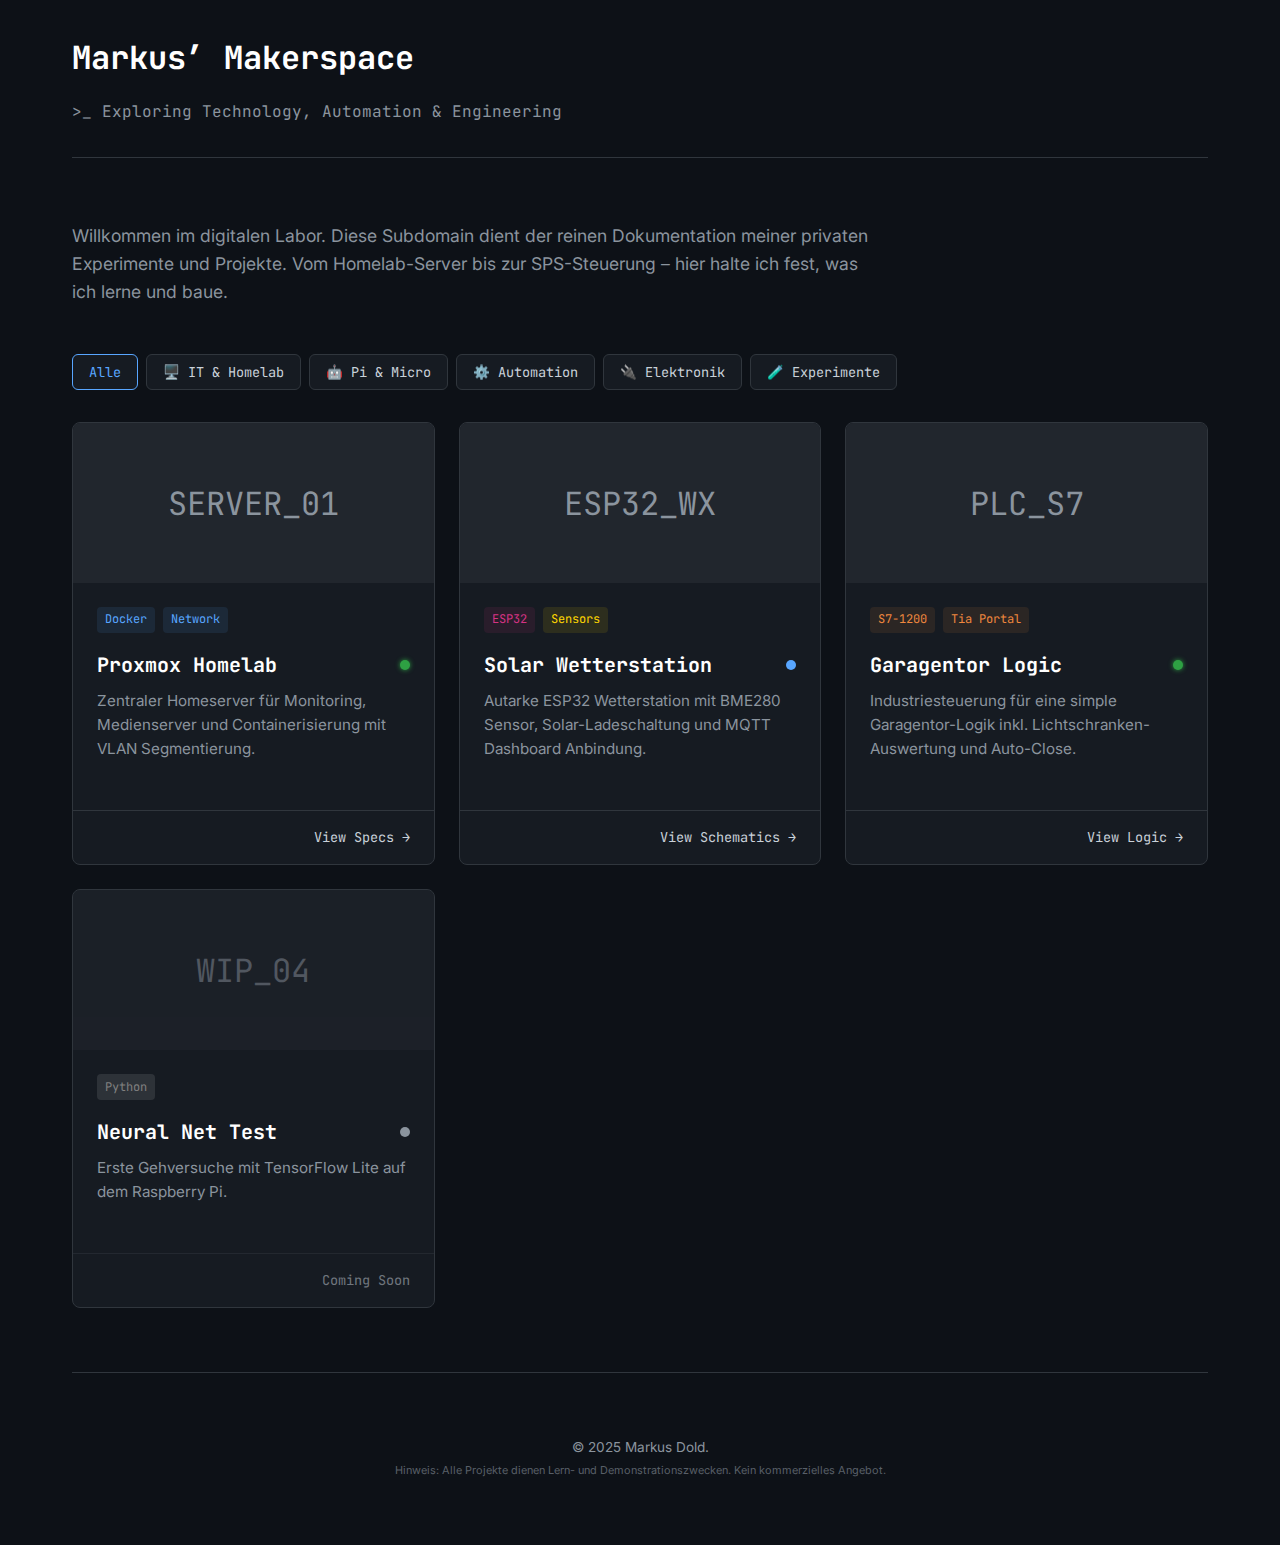
<file: index.html>
<!DOCTYPE html>
<html lang="de">

<head>
    <meta charset="UTF-8">
    <meta name="viewport" content="width=device-width, initial-scale=1.0">
    <title>Markus’ Makerspace | Lab & Projects</title>
    <meta name="description"
        content="Dokumentation privater Heimprojekte aus Elektronik, IT, Automation und Engineering.">
    <link rel="stylesheet" href="assets/css/style.css">
    <link rel="preconnect" href="https://fonts.googleapis.com">
    <link rel="preconnect" href="https://fonts.gstatic.com" crossorigin>
    <link
        href="https://fonts.googleapis.com/css2?family=Inter:wght@400;600&family=JetBrains+Mono:wght@400;700&display=swap"
        rel="stylesheet">
    <style>
        :root {
            --font-heading: 'JetBrains Mono', monospace;
            --font-body: 'Inter', sans-serif;
        }
    </style>
</head>

<body>

    <div class="container">

        <!-- Header -->
        <header class="header">
            <h1 class="header-title">Markus’ Makerspace</h1>
            <p class="header-subtitle">>_ Exploring Technology, Automation & Engineering</p>
        </header>

        <!-- Intro -->
        <section style="margin-bottom: 3rem;">
            <p style="max-width: 800px; font-size: 1.1rem; color: var(--text-muted);">
                Willkommen im digitalen Labor. Diese Subdomain dient der reinen Dokumentation meiner privaten
                Experimente und Projekte.
                Vom Homelab-Server bis zur SPS-Steuerung – hier halte ich fest, was ich lerne und baue.
            </p>
        </section>

        <!-- Filters -->
        <div class="filter-bar">
            <button class="filter-btn active" data-filter="all">Alle</button>
            <button class="filter-btn" data-filter="it">🖥️ IT & Homelab</button>
            <button class="filter-btn" data-filter="pi">🤖 Pi & Micro</button>
            <button class="filter-btn" data-filter="auto">⚙️ Automation</button>
            <button class="filter-btn" data-filter="elec">🔌 Elektronik</button>
            <button class="filter-btn" data-filter="hacks">🧪 Experimente</button>
        </div>

        <!-- Project Grid -->
        <div class="project-grid" id="projectGrid">

            <!-- Project 1: Homelab -->
            <article class="project-card" data-category="it">
                <a href="projects/homelab-server.html"
                    style="text-decoration: none; color: inherit; display: flex; flex-direction: column; flex-grow: 1;">
                    <div class="card-header">
                        <span>SERVER_01</span>
                    </div>
                    <div class="card-body">
                        <div class="card-tags">
                            <span class="tag">Docker</span>
                            <span class="tag">Network</span>
                        </div>
                        <h3 class="card-title">
                            Proxmox Homelab
                            <span class="status-indicator status-active" title="Aktiv"></span>
                        </h3>
                        <p class="card-desc">
                            Zentraler Homeserver für Monitoring, Medienserver und Containerisierung mit VLAN
                            Segmentierung.
                        </p>
                    </div>
                    <div class="card-footer">
                        View Specs &rarr;
                    </div>
                </a>
            </article>

            <!-- Project 2: Weather Station -->
            <article class="project-card" data-category="pi">
                <a href="projects/pi-weather.html"
                    style="text-decoration: none; color: inherit; display: flex; flex-direction: column; flex-grow: 1;">
                    <div class="card-header">
                        <span>ESP32_WX</span>
                    </div>
                    <div class="card-body">
                        <div class="card-tags">
                            <span class="tag pi">ESP32</span>
                            <span class="tag electronics">Sensors</span>
                        </div>
                        <h3 class="card-title">
                            Solar Wetterstation
                            <span class="status-indicator status-done" title="Abgeschlossen"></span>
                        </h3>
                        <p class="card-desc">
                            Autarke ESP32 Wetterstation mit BME280 Sensor, Solar-Ladeschaltung und MQTT Dashboard
                            Anbindung.
                        </p>
                    </div>
                    <div class="card-footer">
                        View Schematics &rarr;
                    </div>
                </a>
            </article>

            <!-- Project 3: S7 Automation -->
            <article class="project-card" data-category="auto">
                <a href="projects/s7-automation.html"
                    style="text-decoration: none; color: inherit; display: flex; flex-direction: column; flex-grow: 1;">
                    <div class="card-header">
                        <span>PLC_S7</span>
                    </div>
                    <div class="card-body">
                        <div class="card-tags">
                            <span class="tag automation">S7-1200</span>
                            <span class="tag automation">Tia Portal</span>
                        </div>
                        <h3 class="card-title">
                            Garagentor Logic
                            <span class="status-indicator status-active" title="Aktiv"></span>
                        </h3>
                        <p class="card-desc">
                            Industriesteuerung für eine simple Garagentor-Logik inkl. Lichtschranken-Auswertung und
                            Auto-Close.
                        </p>
                    </div>
                    <div class="card-footer">
                        View Logic &rarr;
                    </div>
                </a>
            </article>

            <!-- Placeholder Project -->
            <article class="project-card" data-category="hacks">
                <div class="card-header" style="opacity: 0.5;">
                    <span>WIP_04</span>
                </div>
                <div class="card-body">
                    <div class="card-tags">
                        <span class="tag" style="color: grey; background: rgba(255,255,255,0.1)">Python</span>
                    </div>
                    <h3 class="card-title">
                        Neural Net Test
                        <span class="status-indicator status-planned" title="In Planung"></span>
                    </h3>
                    <p class="card-desc">
                        Erste Gehversuche mit TensorFlow Lite auf dem Raspberry Pi.
                    </p>
                </div>
                <div class="card-footer" style="opacity: 0.5;">
                    Coming Soon
                </div>
            </article>

        </div>

        <footer>
            <p>&copy; 2025 Markus Dold. <br>
                <span style="opacity: 0.6; font-size: 0.8em;">Hinweis: Alle Projekte dienen Lern- und
                    Demonstrationszwecken. Kein kommerzielles Angebot.</span>
            </p>
        </footer>

    </div>

    <!-- Simple Filter Script -->
    <script src="assets/js/main.js"></script>
</body>

</html>
</file>
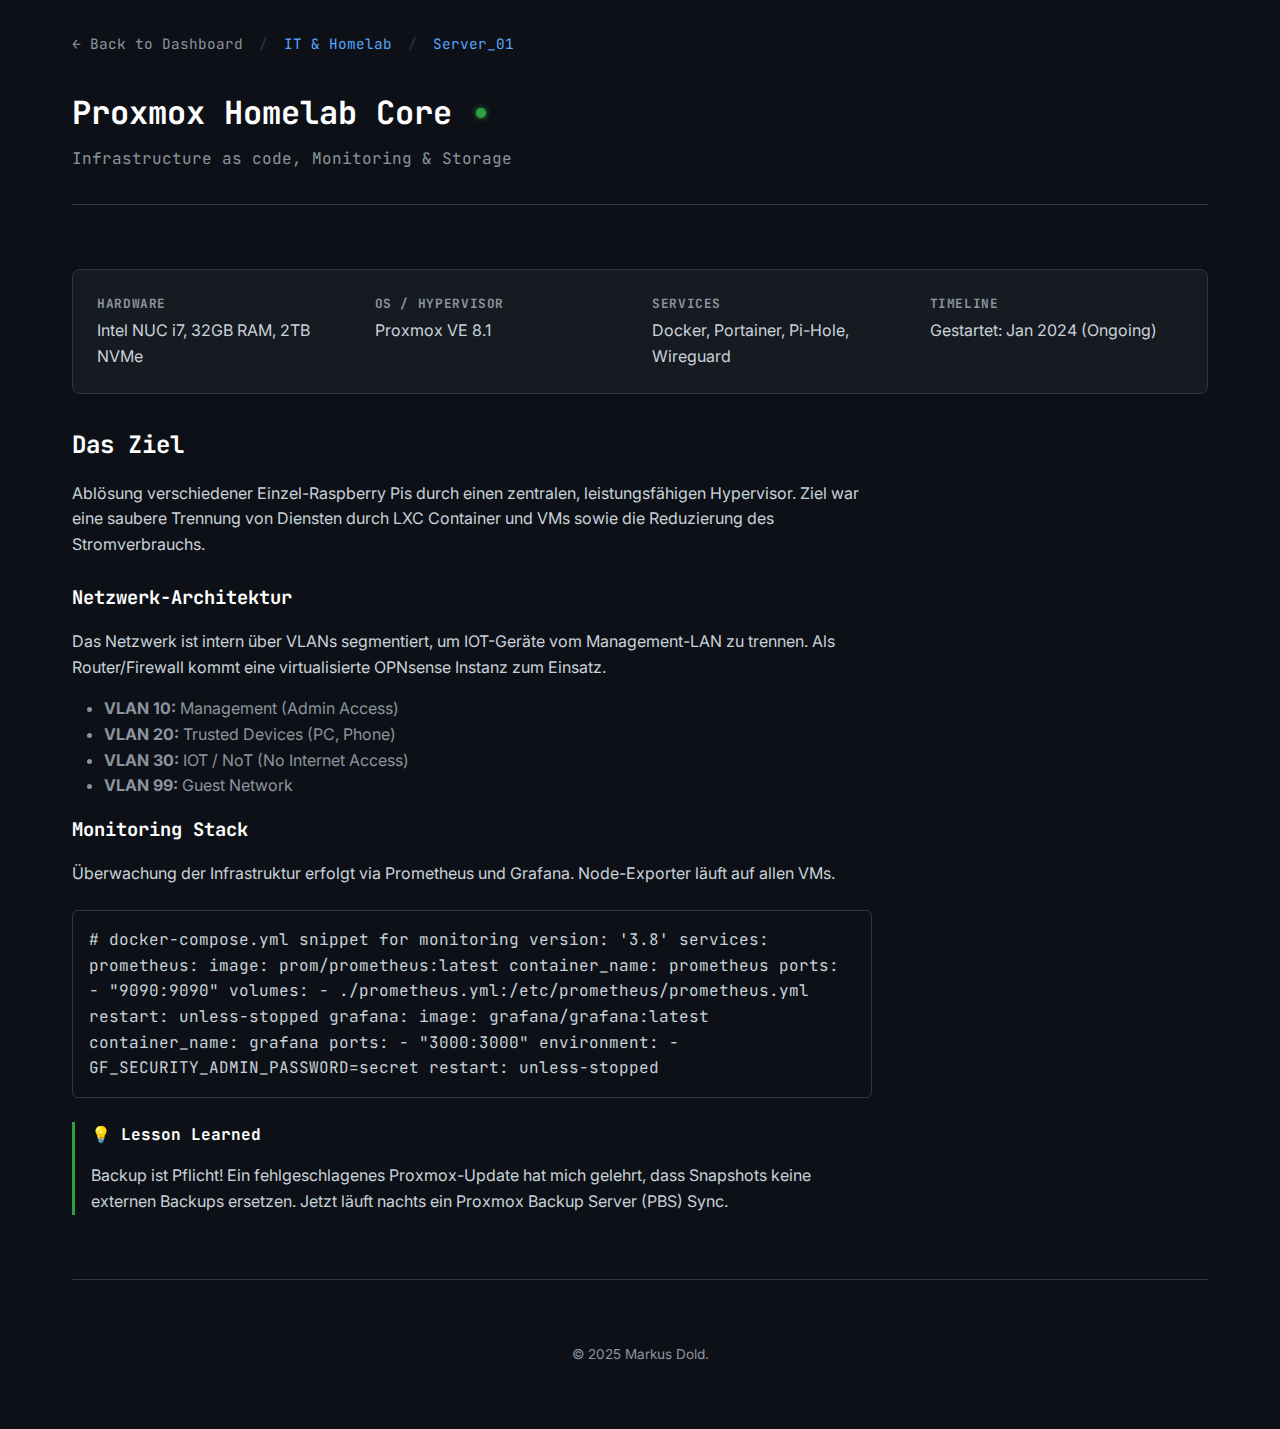
<file: projects/homelab-server.html>
<!DOCTYPE html>
<html lang="de">

<head>
    <meta charset="UTF-8">
    <meta name="viewport" content="width=device-width, initial-scale=1.0">
    <title>Proxmox Homelab | Markus’ Makerspace</title>
    <link rel="stylesheet" href="../assets/css/style.css">
    <link
        href="https://fonts.googleapis.com/css2?family=Inter:wght@400;600&family=JetBrains+Mono:wght@400;700&display=swap"
        rel="stylesheet">
    <style>
        :root {
            --font-heading: 'JetBrains Mono', monospace;
            --font-body: 'Inter', sans-serif;
        }
    </style>
</head>

<body>

    <div class="container">

        <!-- Nav -->
        <nav class="nav-bar">
            <a href="../index.html" class="nav-link">← Back to Dashboard</a>
            <span style="color: var(--border-color);">/</span>
            <span class="nav-link active">IT & Homelab</span>
            <span style="color: var(--border-color);">/</span>
            <span class="nav-link active">Server_01</span>
        </nav>

        <header class="header">
            <div style="display: flex; align-items: center; gap: 1rem; margin-bottom: 0.5rem;">
                <h1 class="header-title" style="margin-bottom: 0;">Proxmox Homelab Core</h1>
                <span class="status-indicator status-active" title="Status: Active"></span>
            </div>
            <p class="header-subtitle">Infrastructure as code, Monitoring & Storage</p>
        </header>

        <main>
            <!-- Project Meta / Specs -->
            <section class="project-meta">
                <div class="meta-item">
                    <strong>Hardware</strong>
                    Intel NUC i7, 32GB RAM, 2TB NVMe
                </div>
                <div class="meta-item">
                    <strong>OS / Hypervisor</strong>
                    Proxmox VE 8.1
                </div>
                <div class="meta-item">
                    <strong>Services</strong>
                    Docker, Portainer, Pi-Hole, Wireguard
                </div>
                <div class="meta-item">
                    <strong>Timeline</strong>
                    Gestartet: Jan 2024 (Ongoing)
                </div>
            </section>

            <!-- Content -->
            <section style="max-width: 800px;">
                <h2>Das Ziel</h2>
                <p>
                    Ablösung verschiedener Einzel-Raspberry Pis durch einen zentralen, leistungsfähigen Hypervisor.
                    Ziel war eine saubere Trennung von Diensten durch LXC Container und VMs sowie die Reduzierung des
                    Stromverbrauchs.
                </p>
                <br>

                <h3>Netzwerk-Architektur</h3>
                <p>
                    Das Netzwerk ist intern über VLANs segmentiert, um IOT-Geräte vom Management-LAN zu trennen.
                    Als Router/Firewall kommt eine virtualisierte OPNsense Instanz zum Einsatz.
                </p>
                <ul style="margin: 1rem 0 1rem 2rem; color: var(--text-muted);">
                    <li><strong>VLAN 10:</strong> Management (Admin Access)</li>
                    <li><strong>VLAN 20:</strong> Trusted Devices (PC, Phone)</li>
                    <li><strong>VLAN 30:</strong> IOT / NoT (No Internet Access)</li>
                    <li><strong>VLAN 99:</strong> Guest Network</li>
                </ul>

                <h3>Monitoring Stack</h3>
                <p>
                    Überwachung der Infrastruktur erfolgt via Prometheus und Grafana. Node-Exporter läuft auf allen VMs.
                </p>

                <div class="code-block">
                    # docker-compose.yml snippet for monitoring
                    version: '3.8'

                    services:
                    prometheus:
                    image: prom/prometheus:latest
                    container_name: prometheus
                    ports:
                    - "9090:9090"
                    volumes:
                    - ./prometheus.yml:/etc/prometheus/prometheus.yml
                    restart: unless-stopped

                    grafana:
                    image: grafana/grafana:latest
                    container_name: grafana
                    ports:
                    - "3000:3000"
                    environment:
                    - GF_SECURITY_ADMIN_PASSWORD=secret
                    restart: unless-stopped
                </div>

                <div class="lesson-learned">
                    <h4>💡 Lesson Learned</h4>
                    <p>
                        Backup ist Pflicht! Ein fehlgeschlagenes Proxmox-Update hat mich gelehrt,
                        dass Snapshots keine externen Backups ersetzen. Jetzt läuft nachts ein Proxmox Backup Server
                        (PBS) Sync.
                    </p>
                </div>

            </section>

        </main>

        <footer>
            <p>&copy; 2025 Markus Dold.</p>
        </footer>

    </div>

</body>

</html>
</file>
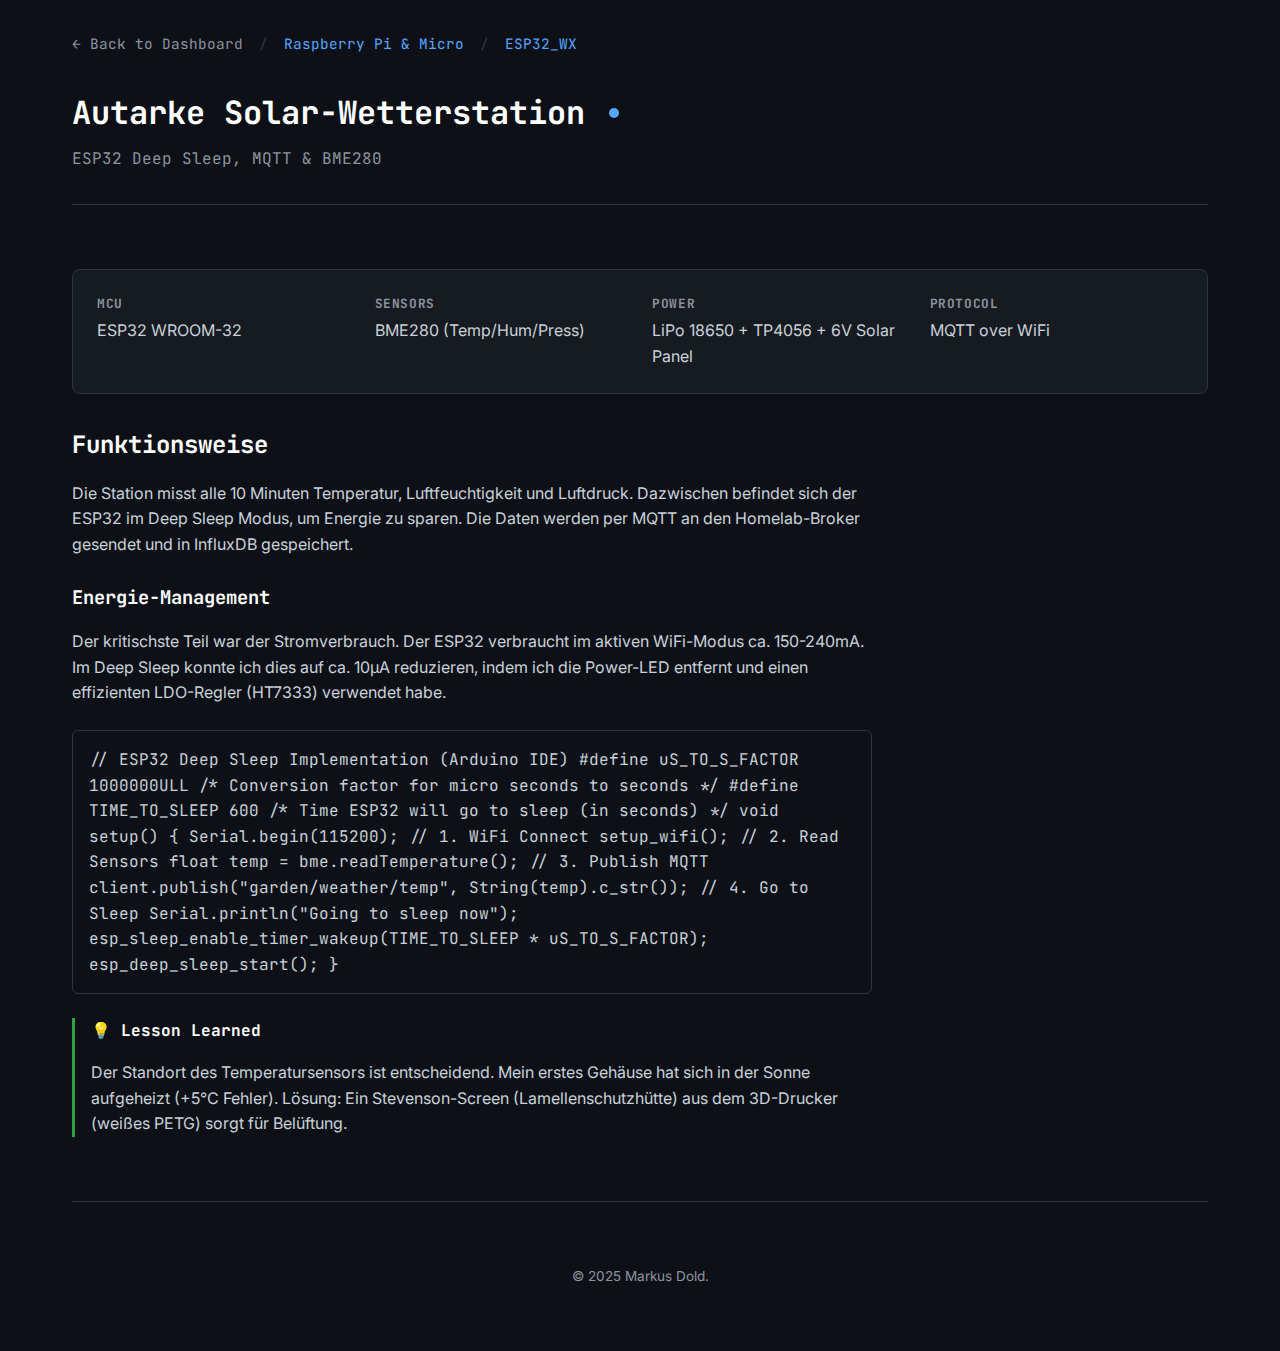
<file: projects/pi-weather.html>
<!DOCTYPE html>
<html lang="de">

<head>
    <meta charset="UTF-8">
    <meta name="viewport" content="width=device-width, initial-scale=1.0">
    <title>Solar Wetterstation | Markus’ Makerspace</title>
    <link rel="stylesheet" href="../assets/css/style.css">
    <link
        href="https://fonts.googleapis.com/css2?family=Inter:wght@400;600&family=JetBrains+Mono:wght@400;700&display=swap"
        rel="stylesheet">
    <style>
        :root {
            --font-heading: 'JetBrains Mono', monospace;
            --font-body: 'Inter', sans-serif;
        }
    </style>
</head>

<body>

    <div class="container">

        <nav class="nav-bar">
            <a href="../index.html" class="nav-link">← Back to Dashboard</a>
            <span style="color: var(--border-color);">/</span>
            <span class="nav-link active">Raspberry Pi & Micro</span>
            <span style="color: var(--border-color);">/</span>
            <span class="nav-link active">ESP32_WX</span>
        </nav>

        <header class="header">
            <div style="display: flex; align-items: center; gap: 1rem; margin-bottom: 0.5rem;">
                <h1 class="header-title" style="margin-bottom: 0;">Autarke Solar-Wetterstation</h1>
                <span class="status-indicator status-done" title="Status: Abgeschlossen"></span>
            </div>
            <p class="header-subtitle">ESP32 Deep Sleep, MQTT & BME280</p>
        </header>

        <main>
            <section class="project-meta">
                <div class="meta-item">
                    <strong>MCU</strong>
                    ESP32 WROOM-32
                </div>
                <div class="meta-item">
                    <strong>Sensors</strong>
                    BME280 (Temp/Hum/Press)
                </div>
                <div class="meta-item">
                    <strong>Power</strong>
                    LiPo 18650 + TP4056 + 6V Solar Panel
                </div>
                <div class="meta-item">
                    <strong>Protocol</strong>
                    MQTT over WiFi
                </div>
            </section>

            <section style="max-width: 800px;">
                <h2>Funktionsweise</h2>
                <p>
                    Die Station misst alle 10 Minuten Temperatur, Luftfeuchtigkeit und Luftdruck.
                    Dazwischen befindet sich der ESP32 im Deep Sleep Modus, um Energie zu sparen.
                    Die Daten werden per MQTT an den Homelab-Broker gesendet und in InfluxDB gespeichert.
                </p>
                <br>

                <h3>Energie-Management</h3>
                <p>
                    Der kritischste Teil war der Stromverbrauch. Der ESP32 verbraucht im aktiven WiFi-Modus ca.
                    150-240mA.
                    Im Deep Sleep konnte ich dies auf ca. 10µA reduzieren, indem ich die Power-LED entfernt und einen
                    effizienten LDO-Regler (HT7333) verwendet habe.
                </p>

                <div class="code-block">
                    // ESP32 Deep Sleep Implementation (Arduino IDE)
                    #define uS_TO_S_FACTOR 1000000ULL /* Conversion factor for micro seconds to seconds */
                    #define TIME_TO_SLEEP 600 /* Time ESP32 will go to sleep (in seconds) */

                    void setup() {
                    Serial.begin(115200);

                    // 1. WiFi Connect
                    setup_wifi();

                    // 2. Read Sensors
                    float temp = bme.readTemperature();

                    // 3. Publish MQTT
                    client.publish("garden/weather/temp", String(temp).c_str());

                    // 4. Go to Sleep
                    Serial.println("Going to sleep now");
                    esp_sleep_enable_timer_wakeup(TIME_TO_SLEEP * uS_TO_S_FACTOR);
                    esp_deep_sleep_start();
                    }
                </div>

                <div class="lesson-learned">
                    <h4>💡 Lesson Learned</h4>
                    <p>
                        Der Standort des Temperatursensors ist entscheidend. Mein erstes Gehäuse hat sich in der Sonne
                        aufgeheizt (+5°C Fehler).
                        Lösung: Ein Stevenson-Screen (Lamellenschutzhütte) aus dem 3D-Drucker (weißes PETG) sorgt für
                        Belüftung.
                    </p>
                </div>
            </section>

        </main>

        <footer>
            <p>&copy; 2025 Markus Dold.</p>
        </footer>

    </div>

</body>

</html>
</file>
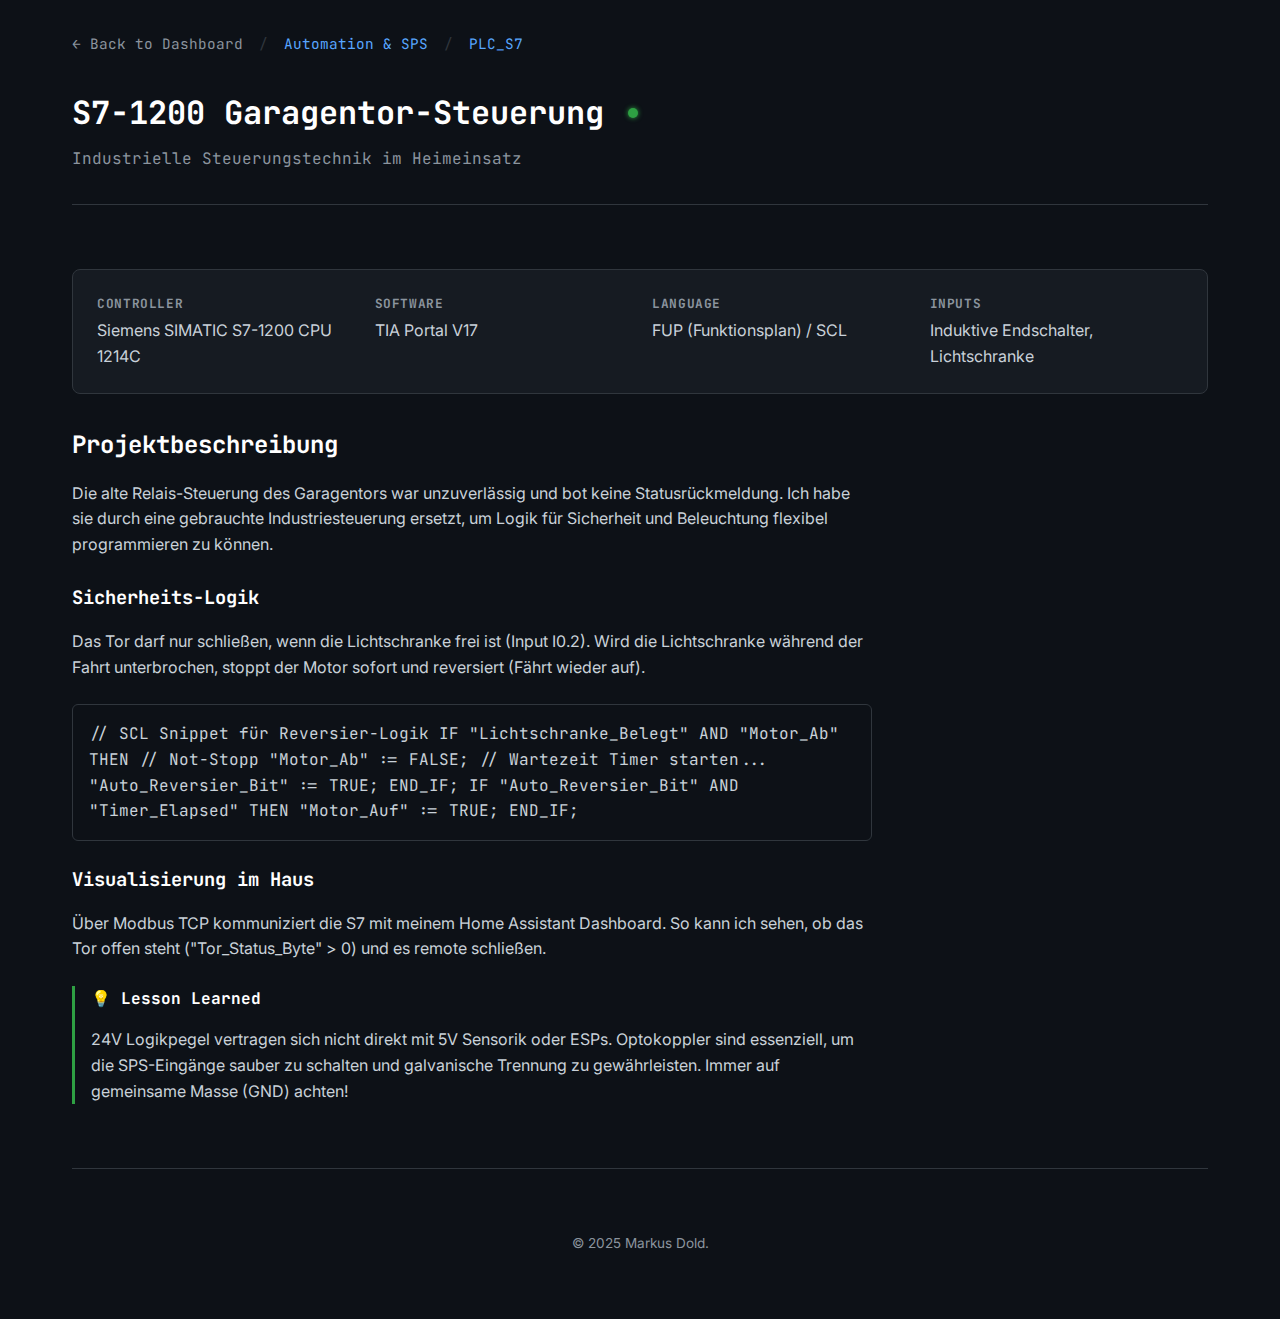
<file: projects/s7-automation.html>
<!DOCTYPE html>
<html lang="de">

<head>
    <meta charset="UTF-8">
    <meta name="viewport" content="width=device-width, initial-scale=1.0">
    <title>S7 Garagentor | Markus’ Makerspace</title>
    <link rel="stylesheet" href="../assets/css/style.css">
    <link
        href="https://fonts.googleapis.com/css2?family=Inter:wght@400;600&family=JetBrains+Mono:wght@400;700&display=swap"
        rel="stylesheet">
    <style>
        :root {
            --font-heading: 'JetBrains Mono', monospace;
            --font-body: 'Inter', sans-serif;
        }
    </style>
</head>

<body>

    <div class="container">

        <nav class="nav-bar">
            <a href="../index.html" class="nav-link">← Back to Dashboard</a>
            <span style="color: var(--border-color);">/</span>
            <span class="nav-link active">Automation & SPS</span>
            <span style="color: var(--border-color);">/</span>
            <span class="nav-link active">PLC_S7</span>
        </nav>

        <header class="header">
            <div style="display: flex; align-items: center; gap: 1rem; margin-bottom: 0.5rem;">
                <h1 class="header-title" style="margin-bottom: 0;">S7-1200 Garagentor-Steuerung</h1>
                <span class="status-indicator status-active" title="Status: Aktiv"></span>
            </div>
            <p class="header-subtitle">Industrielle Steuerungstechnik im Heimeinsatz</p>
        </header>

        <main>
            <section class="project-meta">
                <div class="meta-item">
                    <strong>Controller</strong>
                    Siemens SIMATIC S7-1200 CPU 1214C
                </div>
                <div class="meta-item">
                    <strong>Software</strong>
                    TIA Portal V17
                </div>
                <div class="meta-item">
                    <strong>Language</strong>
                    FUP (Funktionsplan) / SCL
                </div>
                <div class="meta-item">
                    <strong>Inputs</strong>
                    Induktive Endschalter, Lichtschranke
                </div>
            </section>

            <section style="max-width: 800px;">
                <h2>Projektbeschreibung</h2>
                <p>
                    Die alte Relais-Steuerung des Garagentors war unzuverlässig und bot keine Statusrückmeldung.
                    Ich habe sie durch eine gebrauchte Industriesteuerung ersetzt, um Logik für Sicherheit und
                    Beleuchtung flexibel programmieren zu können.
                </p>
                <br>

                <h3>Sicherheits-Logik</h3>
                <p>
                    Das Tor darf nur schließen, wenn die Lichtschranke frei ist (Input I0.2). Wird die Lichtschranke
                    während der Fahrt unterbrochen,
                    stoppt der Motor sofort und reversiert (Fährt wieder auf).
                </p>

                <div class="code-block">
                    // SCL Snippet für Reversier-Logik
                    IF "Lichtschranke_Belegt" AND "Motor_Ab" THEN
                    // Not-Stopp
                    "Motor_Ab" := FALSE;
                    // Wartezeit Timer starten...
                    "Auto_Reversier_Bit" := TRUE;
                    END_IF;

                    IF "Auto_Reversier_Bit" AND "Timer_Elapsed" THEN
                    "Motor_Auf" := TRUE;
                    END_IF;
                </div>

                <h3>Visualisierung im Haus</h3>
                <p>
                    Über Modbus TCP kommuniziert die S7 mit meinem Home Assistant Dashboard.
                    So kann ich sehen, ob das Tor offen steht ("Tor_Status_Byte" > 0) und es remote schließen.
                </p>

                <div class="lesson-learned">
                    <h4>💡 Lesson Learned</h4>
                    <p>
                        24V Logikpegel vertragen sich nicht direkt mit 5V Sensorik oder ESPs.
                        Optokoppler sind essenziell, um die SPS-Eingänge sauber zu schalten und galvanische Trennung zu
                        gewährleisten.
                        Immer auf gemeinsame Masse (GND) achten!
                    </p>
                </div>
            </section>

        </main>

        <footer>
            <p>&copy; 2025 Markus Dold.</p>
        </footer>

    </div>

</body>

</html>
</file>
<file: assets/css/style.css>
/* Base Reset & Variables */
:root {
    --bg-color: #0d1117;
    --card-bg: #161b22;
    --text-main: #c9d1d9;
    --text-muted: #8b949e;
    --accent-blue: #58a6ff;
    --accent-green: #2ea043;
    --accent-orange: #f0883e;
    --border-color: #30363d;
    --font-heading: 'SF Mono', 'Segoe UI Mono', 'Roboto Mono', 'Ubuntu Mono', monospace;
    --font-body: -apple-system, BlinkMacSystemFont, "Segoe UI", Helvetica, Arial, sans-serif;
}

* {
    box-sizing: border-box;
    margin: 0;
    padding: 0;
}

body {
    background-color: var(--bg-color);
    color: var(--text-main);
    font-family: var(--font-body);
    line-height: 1.6;
}

h1, h2, h3, h4, h5, h6 {
    font-family: var(--font-heading);
    color: #ffffff;
    margin-bottom: 1rem;
}

a {
    color: var(--accent-blue);
    text-decoration: none;
    transition: color 0.2s;
}

a:hover {
    text-decoration: underline;
}

/* Layout Utilities */
.container {
    max-width: 1200px;
    margin: 0 auto;
    padding: 2rem;
}

.header {
    margin-bottom: 4rem;
    border-bottom: 1px solid var(--border-color);
    padding-bottom: 2rem;
}

.header-title {
    font-size: 2rem;
    font-weight: 700;
}

.header-subtitle {
    color: var(--text-muted);
    font-family: var(--font-heading);
    margin-top: 0.5rem;
}

/* Navigation / Breadcrumbs */
.nav-bar {
    display: flex;
    gap: 1rem;
    margin-bottom: 2rem;
    font-family: var(--font-heading);
    font-size: 0.9rem;
}

.nav-link {
    color: var(--text-muted);
}

.nav-link:hover, .nav-link.active {
    color: var(--accent-blue);
}

/* Filters */
.filter-bar {
    display: flex;
    gap: 0.5rem;
    flex-wrap: wrap;
    margin-bottom: 2rem;
}

.filter-btn {
    background: var(--card-bg);
    border: 1px solid var(--border-color);
    color: var(--text-main);
    padding: 0.5rem 1rem;
    border-radius: 6px;
    cursor: pointer;
    font-family: var(--font-heading);
    font-size: 0.85rem;
    transition: all 0.2s ease;
}

.filter-btn:hover, .filter-btn.active {
    border-color: var(--accent-blue);
    color: var(--accent-blue);
}

/* Grid Layout */
.project-grid {
    display: grid;
    grid-template-columns: repeat(auto-fill, minmax(300px, 1fr));
    gap: 1.5rem;
}

/* Project Card */
.project-card {
    background-color: var(--card-bg);
    border: 1px solid var(--border-color);
    border-radius: 8px;
    overflow: hidden;
    transition: transform 0.2s, border-color 0.2s;
    display: flex;
    flex-direction: column;
}

.project-card:hover {
    transform: translateY(-2px);
    border-color: var(--accent-blue);
}

.card-header {
    height: 160px;
    background-color: #21262d; 
    /* Placeholder pattern or image would go here */
    display: flex;
    align-items: center;
    justify-content: center;
    color: var(--text-muted);
    font-family: var(--font-heading);
    font-size: 2rem;
}

.card-body {
    padding: 1.5rem;
    flex-grow: 1;
}

.card-tags {
    margin-bottom: 1rem;
    display: flex;
    gap: 0.5rem;
    flex-wrap: wrap;
}

.tag {
    font-size: 0.75rem;
    padding: 0.2rem 0.5rem;
    border-radius: 4px;
    background: rgba(88, 166, 255, 0.1);
    color: var(--accent-blue);
    font-family: var(--font-heading);
}

.tag.automation { color: var(--accent-orange); background: rgba(240, 136, 62, 0.1); }
.tag.pi { color: #d63384; background: rgba(214, 51, 132, 0.1); }
.tag.electronics { color: #ffd700; background: rgba(255, 215, 0, 0.1); }

.card-title {
    font-size: 1.25rem;
    margin-bottom: 0.5rem;
    display: flex;
    justify-content: space-between;
    align-items: center;
}

.status-indicator {
    display: inline-block;
    width: 10px;
    height: 10px;
    border-radius: 50%;
    margin-left: 0.5rem;
}
.status-active { background-color: var(--accent-green); box-shadow: 0 0 5px var(--accent-green);}
.status-planned { background-color: var(--text-muted); }
.status-done { background-color: var(--accent-blue); }

.card-desc {
    font-size: 0.95rem;
    color: var(--text-muted);
    margin-bottom: 1.5rem;
}

.card-footer {
    margin-top: auto;
    border-top: 1px solid var(--border-color);
    padding: 1rem 1.5rem;
    font-family: var(--font-heading);
    font-size: 0.85rem;
    text-align: right;
}

/* Detail Page Specifics */
.project-meta {
    display: grid;
    grid-template-columns: repeat(auto-fit, minmax(200px, 1fr));
    gap: 1.5rem;
    margin: 2rem 0;
    padding: 1.5rem;
    background: var(--card-bg);
    border: 1px solid var(--border-color);
    border-radius: 8px;
}

.meta-item strong {
    display: block;
    color: var(--text-muted);
    font-size: 0.8rem;
    font-family: var(--font-heading);
    margin-bottom: 0.25rem;
    text-transform: uppercase;
    letter-spacing: 0.05em;
}

.code-block {
    background: #0d1117;
    border: 1px solid var(--border-color);
    padding: 1rem;
    border-radius: 6px;
    overflow-x: auto;
    font-family: var(--font-heading);
    margin: 1.5rem 0;
}

.lesson-learned {
    border-left: 3px solid var(--accent-green);
    padding-left: 1rem;
    margin: 1.5rem 0;
}

footer {
    text-align: center;
    color: var(--text-muted);
    padding: 4rem 0 2rem;
    font-size: 0.85rem;
    border-top: 1px solid var(--border-color);
    margin-top: 4rem;
}
</file>
